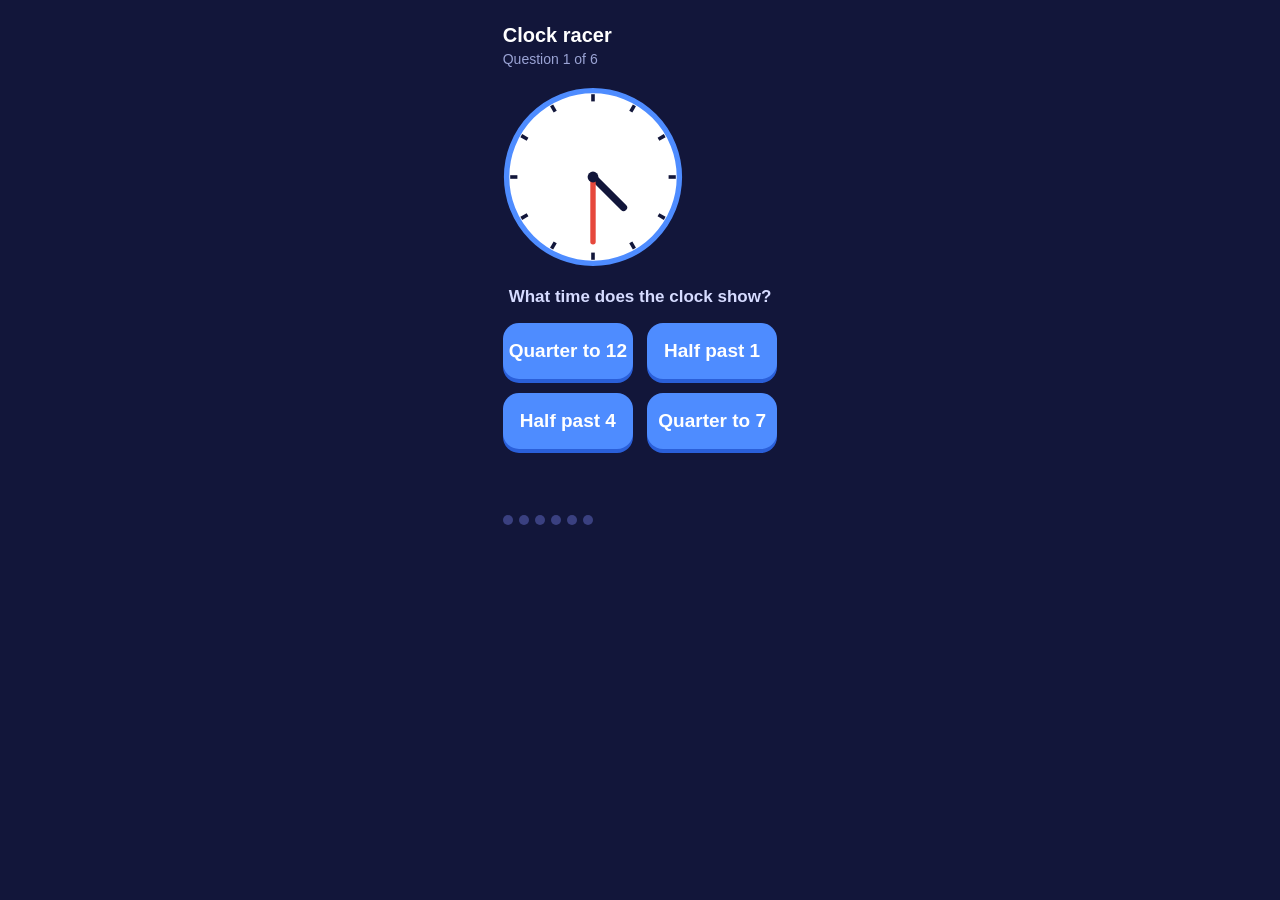
<file: games/clock-racer.html>
<!doctype html>
<html lang="en">
<head>
<meta charset="utf-8">
<meta name="viewport" content="width=device-width, initial-scale=1">
<title>Clock racer</title>
<style>
  * { box-sizing: border-box; }
  body { margin: 0; min-height: 100vh; font-family: -apple-system, "Segoe UI", Roboto, sans-serif; background: #12163A; display: flex; flex-direction: column; align-items: center; padding: 24px 16px; }
  h1 { color: #FFFFFF; font-size: 20px; font-weight: 600; margin: 0 0 4px; }
  .sub { color: #9AA3D4; font-size: 14px; margin-bottom: 20px; }
  .question { font-size: 17px; font-weight: 600; color: #D6DBFF; margin: 16px 0; text-align: center; }
  .choices { display: grid; grid-template-columns: repeat(2, 1fr); gap: 14px; width: 100%; max-width: 340px; }
  .choice { min-height: 56px; font-size: 19px; font-weight: 700; color: #FFFFFF; background: #4E8CFF; border: none; border-radius: 16px; box-shadow: 0 4px 0 #2A5FD9; }
  .choice:active { transform: translateY(2px); box-shadow: 0 2px 0 #2A5FD9; }
  .hint { min-height: 22px; color: #FFD23F; font-weight: 600; margin-top: 16px; }
  .progress-dots { display: flex; gap: 6px; margin-top: 28px; }
  .dot { width: 10px; height: 10px; border-radius: 50%; background: #3A4080; }
  .dot.done { background: #FFD23F; }
  .celebrate { text-align: center; color: #FFFFFF; }
  .celebrate .star { font-size: 64px; }
  .done-btn { margin-top: 24px; background: #FFD23F; color: #4A2A00; border: none; border-radius: 999px; padding: 14px 32px; font-size: 17px; font-weight: 700; }
</style>
</head>
<body>
<div id="game"></div>
<script>
  const params = new URLSearchParams(window.location.search);
  const childId = params.get('childId') || '';
  const lessonId = params.get('lessonId') || 'clock-racer-1';
  const subject = params.get('subject') || 'maths';
  const saveKey = `progress:${childId}:${lessonId}`;
  const TOTAL = 6;
  // First few rounds use easy o'clock/half/quarter times, later rounds use 5-minute intervals.
  const EASY_MINUTES = [0, 15, 30, 45];

  function randomTime(round) {
    const hour = Math.floor(Math.random() * 12) + 1;
    const minute = round < 3
      ? EASY_MINUTES[Math.floor(Math.random() * EASY_MINUTES.length)]
      : Math.floor(Math.random() * 12) * 5;
    return { hour, minute };
  }

  function timeLabel(t) {
    const h = t.hour;
    if (t.minute === 0) return `${h} o'clock`;
    if (t.minute === 15) return `Quarter past ${h}`;
    if (t.minute === 30) return `Half past ${h}`;
    if (t.minute === 45) { const next = h === 12 ? 1 : h + 1; return `Quarter to ${next}`; }
    return `${h}:${t.minute.toString().padStart(2, '0')}`;
  }

  function clockFace(t) {
    const minuteDeg = t.minute * 6;
    const hourDeg = (t.hour % 12) * 30 + t.minute * 0.5;
    let ticks = '';
    for (let i = 0; i < 12; i++) {
      const a = i * 30;
      const x1 = 50 + 42 * Math.sin(a * Math.PI / 180);
      const y1 = 50 - 42 * Math.cos(a * Math.PI / 180);
      const x2 = 50 + 46 * Math.sin(a * Math.PI / 180);
      const y2 = 50 - 46 * Math.cos(a * Math.PI / 180);
      ticks += `<line x1="${x1}" y1="${y1}" x2="${x2}" y2="${y2}" stroke="#12163A" stroke-width="2"/>`;
    }
    return `
      <svg width="180" height="180" viewBox="0 0 100 100">
        <circle cx="50" cy="50" r="48" fill="#FFFFFF" stroke="#4E8CFF" stroke-width="3"/>
        ${ticks}
        <line x1="50" y1="50" x2="${50 + 24 * Math.sin(hourDeg * Math.PI / 180)}" y2="${50 - 24 * Math.cos(hourDeg * Math.PI / 180)}" stroke="#12163A" stroke-width="4" stroke-linecap="round"/>
        <line x1="50" y1="50" x2="${50 + 36 * Math.sin(minuteDeg * Math.PI / 180)}" y2="${50 - 36 * Math.cos(minuteDeg * Math.PI / 180)}" stroke="#E6483C" stroke-width="3" stroke-linecap="round"/>
        <circle cx="50" cy="50" r="3" fill="#12163A"/>
      </svg>
    `;
  }

  let questions = [];
  for (let i = 0; i < TOTAL; i++) questions.push(randomTime(i));

  let state = { index: 0, correct: 0 };
  try {
    const saved = JSON.parse(localStorage.getItem(saveKey) || 'null');
    if (saved && typeof saved.index === 'number') state = saved;
  } catch (e) {}

  function save() { localStorage.setItem(saveKey, JSON.stringify(state)); }
  setInterval(save, 5000);

  function render() {
    const game = document.getElementById('game');
    if (state.index >= TOTAL) {
      localStorage.removeItem(saveKey);
      game.innerHTML = `
        <div class="celebrate">
          <div class="star">⭐</div>
          <h1>Time turner!</h1>
          <div class="sub">You read ${TOTAL} clocks correctly</div>
          <button class="done-btn" id="doneBtn">Done</button>
        </div>
      `;
      document.getElementById('doneBtn').addEventListener('click', finish);
      return;
    }
    const q = questions[state.index];
    const answer = timeLabel(q);
    const choiceSet = new Set([answer]);
    while (choiceSet.size < 4) {
      const wrongTime = randomTime(state.index);
      const wrongLabel = timeLabel(wrongTime);
      if (wrongLabel !== answer) choiceSet.add(wrongLabel);
    }
    const shuffled = Array.from(choiceSet).sort(() => Math.random() - 0.5);

    let dots = '';
    for (let i = 0; i < TOTAL; i++) dots += `<div class="dot ${i < state.index ? 'done' : ''}"></div>`;

    game.innerHTML = `
      <h1>Clock racer</h1>
      <div class="sub">Question ${state.index + 1} of ${TOTAL}</div>
      ${clockFace(q)}
      <div class="question">What time does the clock show?</div>
      <div class="choices">${shuffled.map(c => `<button class="choice" data-val="${c}">${c}</button>`).join('')}</div>
      <div class="hint" id="hint"></div>
      <div class="progress-dots">${dots}</div>
    `;
    document.querySelectorAll('.choice').forEach(btn => {
      btn.addEventListener('click', () => {
        if (btn.dataset.val === answer) {
          state.index++;
          state.correct++;
          save();
          render();
        } else {
          document.getElementById('hint').textContent = 'Look again!';
        }
      });
    });
  }

  function finish() {
    const payload = { type: 'activityComplete', id: lessonId, childId, subject, score: state.correct };
    if (window.parent && window.parent !== window) {
      window.parent.postMessage(payload, '*');
    } else {
      localStorage.setItem('fs:pendingComplete', JSON.stringify({ id: lessonId, childId, subject }));
      window.location.href = `../index.html#/kid/${childId}`;
    }
  }

  render();
</script>
</body>
</html>
</file>
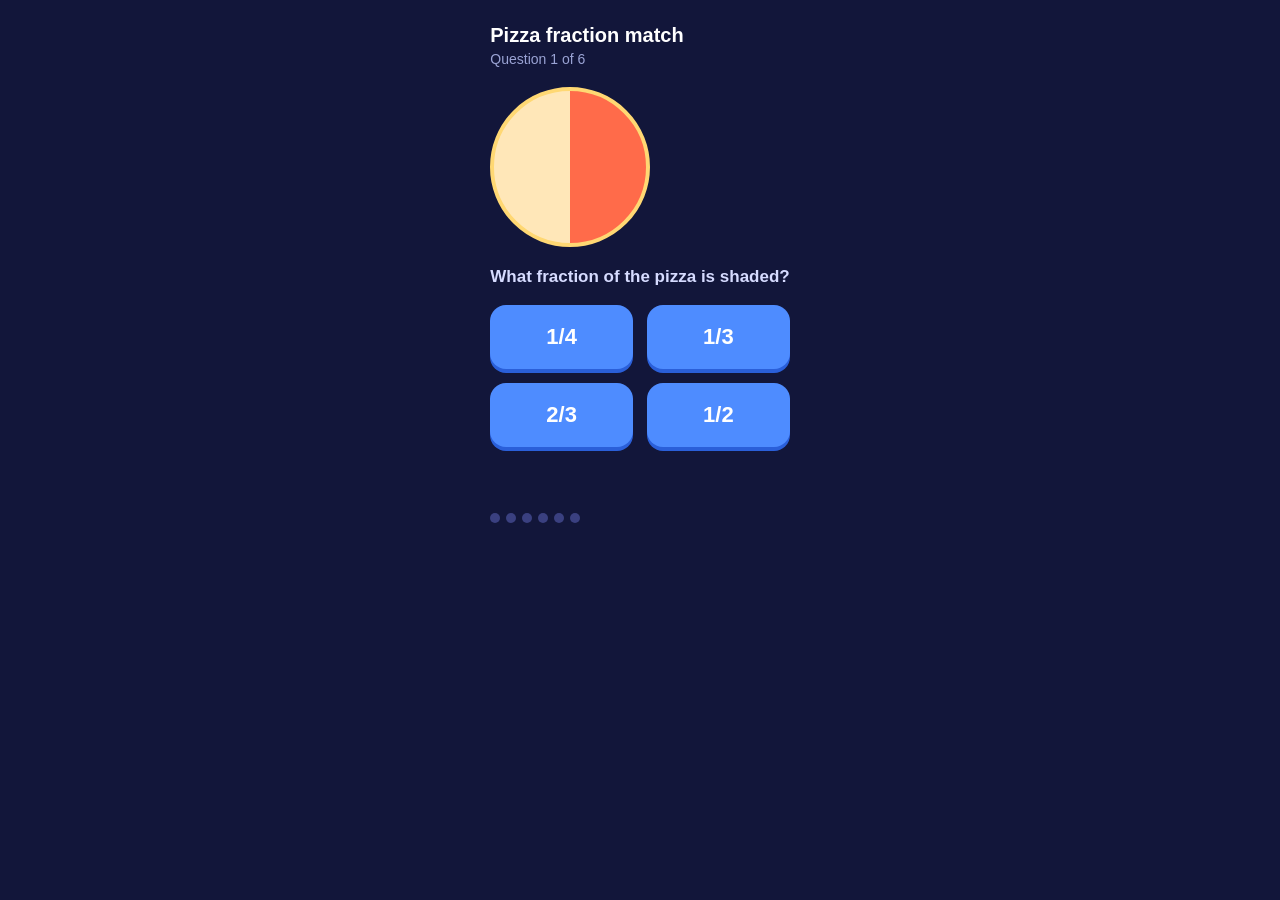
<file: games/fraction-match.html>
<!doctype html>
<html lang="en">
<head>
<meta charset="utf-8">
<meta name="viewport" content="width=device-width, initial-scale=1">
<title>Pizza fraction match</title>
<style>
  * { box-sizing: border-box; }
  body { margin: 0; min-height: 100vh; font-family: -apple-system, "Segoe UI", Roboto, sans-serif; background: #12163A; display: flex; flex-direction: column; align-items: center; padding: 24px 16px; }
  h1 { color: #FFFFFF; font-size: 20px; font-weight: 600; margin: 0 0 4px; }
  .sub { color: #9AA3D4; font-size: 14px; margin-bottom: 20px; }
  .pizza { width: 160px; height: 160px; border-radius: 50%; margin-bottom: 20px; border: 4px solid #FFD873; }
  .question { font-size: 17px; font-weight: 600; color: #D6DBFF; margin-bottom: 18px; text-align: center; }
  .choices { display: grid; grid-template-columns: repeat(2, 1fr); gap: 14px; width: 100%; max-width: 340px; }
  .choice { min-height: 64px; font-size: 22px; font-weight: 700; color: #FFFFFF; background: #4E8CFF; border: none; border-radius: 16px; box-shadow: 0 4px 0 #2A5FD9; }
  .choice:active { transform: translateY(2px); box-shadow: 0 2px 0 #2A5FD9; }
  .hint { min-height: 22px; color: #FFD23F; font-weight: 600; margin-top: 16px; }
  .progress-dots { display: flex; gap: 6px; margin-top: 28px; }
  .dot { width: 10px; height: 10px; border-radius: 50%; background: #3A4080; }
  .dot.done { background: #FFD23F; }
  .celebrate { text-align: center; color: #FFFFFF; }
  .celebrate .star { font-size: 64px; }
  .done-btn { margin-top: 24px; background: #FFD23F; color: #4A2A00; border: none; border-radius: 999px; padding: 14px 32px; font-size: 17px; font-weight: 700; }
</style>
</head>
<body>
<div id="game"></div>
<script>
  const params = new URLSearchParams(window.location.search);
  const childId = params.get('childId') || '';
  const lessonId = params.get('lessonId') || 'fraction-match-1';
  const subject = params.get('subject') || 'maths';
  const saveKey = `progress:${childId}:${lessonId}`;
  const TOTAL = 6;
  const DENOMS = [2, 3, 4, 5, 6, 8];

  function gcd(a, b) { return b === 0 ? a : gcd(b, a % b); }
  function simplify(n, d) { const g = gcd(n, d) || 1; return `${n / g}/${d / g}`; }

  let questions = DENOMS.map(d => ({ d, n: Math.max(1, Math.floor(Math.random() * (d - 1)) + 1) }));
  questions = questions.sort(() => Math.random() - 0.5).slice(0, TOTAL);

  let state = { index: 0, correct: 0 };
  try {
    const saved = JSON.parse(localStorage.getItem(saveKey) || 'null');
    if (saved && typeof saved.index === 'number') state = saved;
  } catch (e) {}

  function save() { localStorage.setItem(saveKey, JSON.stringify(state)); }
  setInterval(save, 5000);

  function pizzaGradient(n, d) {
    const stops = [];
    const sliceDeg = 360 / d;
    for (let i = 0; i < d; i++) {
      const color = i < n ? '#FF6B4A' : '#FFE7B8';
      stops.push(`${color} ${i * sliceDeg}deg ${(i + 1) * sliceDeg}deg`);
    }
    return `conic-gradient(${stops.join(',')})`;
  }

  function render() {
    const game = document.getElementById('game');
    if (state.index >= TOTAL) {
      localStorage.removeItem(saveKey);
      game.innerHTML = `
        <div class="celebrate">
          <div class="star">⭐</div>
          <h1>Fraction fan!</h1>
          <div class="sub">You matched ${TOTAL} pizza fractions</div>
          <button class="done-btn" id="doneBtn">Done</button>
        </div>
      `;
      document.getElementById('doneBtn').addEventListener('click', finish);
      return;
    }
    const q = questions[state.index];
    const answer = simplify(q.n, q.d);
    const correctLabel = `${q.n}/${q.d}`;
    const choices = new Set([correctLabel]);
    // Try same-denominator distractors first (varying the numerator), but a
    // denominator of 2 only has one valid numerator, so this can never reach
    // 4 options alone — cap the attempts and fall back to a fixed pool of
    // common fractions so the loop can never spin forever.
    let attempts = 0;
    while (choices.size < 4 && attempts < 20) {
      const wn = Math.max(1, Math.min(q.d - 1, q.n + Math.floor(Math.random() * 3) - 1));
      choices.add(`${wn}/${q.d}`);
      attempts++;
    }
    const fallbackPool = ['1/2', '1/3', '2/3', '1/4', '3/4', '1/5', '2/5', '3/5', '4/5', '1/6', '5/6', '1/8', '3/8', '5/8', '7/8'];
    let fallbackIdx = 0;
    while (choices.size < 4 && fallbackIdx < fallbackPool.length) {
      choices.add(fallbackPool[fallbackIdx]);
      fallbackIdx++;
    }
    const shuffled = Array.from(choices).sort(() => Math.random() - 0.5);

    let dots = '';
    for (let i = 0; i < TOTAL; i++) dots += `<div class="dot ${i < state.index ? 'done' : ''}"></div>`;

    game.innerHTML = `
      <h1>Pizza fraction match</h1>
      <div class="sub">Question ${state.index + 1} of ${TOTAL}</div>
      <div class="pizza" style="background:${pizzaGradient(q.n, q.d)}"></div>
      <div class="question">What fraction of the pizza is shaded?</div>
      <div class="choices">${shuffled.map(c => `<button class="choice" data-val="${c}">${c}</button>`).join('')}</div>
      <div class="hint" id="hint"></div>
      <div class="progress-dots">${dots}</div>
    `;
    document.querySelectorAll('.choice').forEach(btn => {
      btn.addEventListener('click', () => {
        if (btn.dataset.val === `${q.n}/${q.d}`) {
          state.index++;
          state.correct++;
          save();
          render();
        } else {
          document.getElementById('hint').textContent = 'Try again!';
        }
      });
    });
  }

  function finish() {
    const payload = { type: 'activityComplete', id: lessonId, childId, subject, score: state.correct };
    if (window.parent && window.parent !== window) {
      window.parent.postMessage(payload, '*');
    } else {
      localStorage.setItem('fs:pendingComplete', JSON.stringify({ id: lessonId, childId, subject }));
      window.location.href = `../index.html#/kid/${childId}`;
    }
  }

  render();
</script>
</body>
</html>
</file>
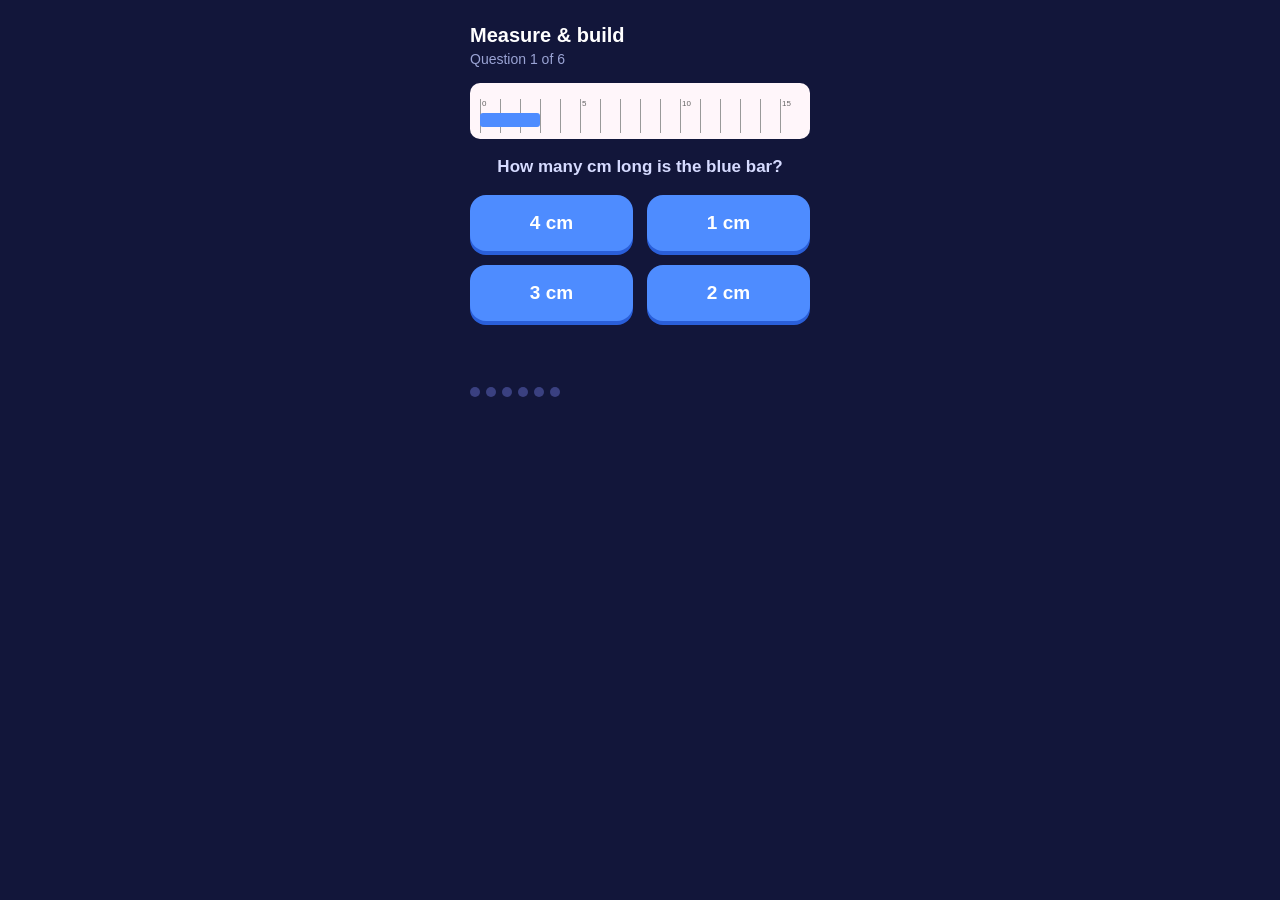
<file: games/measure-build.html>
<!doctype html>
<html lang="en">
<head>
<meta charset="utf-8">
<meta name="viewport" content="width=device-width, initial-scale=1">
<title>Measure & build</title>
<style>
  * { box-sizing: border-box; }
  body { margin: 0; min-height: 100vh; font-family: -apple-system, "Segoe UI", Roboto, sans-serif; background: #12163A; display: flex; flex-direction: column; align-items: center; padding: 24px 16px; }
  h1 { color: #FFFFFF; font-size: 20px; font-weight: 600; margin: 0 0 4px; }
  .sub { color: #9AA3D4; font-size: 14px; margin-bottom: 16px; }
  .ruler-wrap { background: #FFF6FA; border-radius: 10px; padding: 16px 10px 6px; margin-bottom: 18px; }
  .ruler { display: flex; }
  .cm { width: 20px; height: 34px; border-left: 1px solid #999; font-size: 8px; color: #666; text-align: left; padding-left: 1px; }
  .bar { position: relative; height: 14px; background: #4E8CFF; border-radius: 3px; margin-top: -20px; margin-bottom: 6px; }
  .rect-wrap { display: flex; flex-direction: column; align-items: center; margin-bottom: 18px; }
  .rect { border: 3px solid #FFD873; background: rgba(255,216,115,0.15); position: relative; }
  .rect .side-label { position: absolute; color: #FFD873; font-size: 12px; font-weight: 700; }
  .question { font-size: 17px; font-weight: 600; color: #D6DBFF; margin-bottom: 18px; text-align: center; }
  .choices { display: grid; grid-template-columns: repeat(2, 1fr); gap: 14px; width: 100%; max-width: 340px; }
  .choice { min-height: 56px; font-size: 19px; font-weight: 700; color: #FFFFFF; background: #4E8CFF; border: none; border-radius: 16px; box-shadow: 0 4px 0 #2A5FD9; }
  .choice:active { transform: translateY(2px); box-shadow: 0 2px 0 #2A5FD9; }
  .hint { min-height: 22px; color: #FFD23F; font-weight: 600; margin-top: 16px; }
  .progress-dots { display: flex; gap: 6px; margin-top: 28px; }
  .dot { width: 10px; height: 10px; border-radius: 50%; background: #3A4080; }
  .dot.done { background: #FFD23F; }
  .celebrate { text-align: center; color: #FFFFFF; }
  .celebrate .star { font-size: 64px; }
  .done-btn { margin-top: 24px; background: #FFD23F; color: #4A2A00; border: none; border-radius: 999px; padding: 14px 32px; font-size: 17px; font-weight: 700; }
</style>
</head>
<body>
<div id="game"></div>
<script>
  const params = new URLSearchParams(window.location.search);
  const childId = params.get('childId') || '';
  const lessonId = params.get('lessonId') || 'measure-build-1';
  const subject = params.get('subject') || 'maths';
  const saveKey = `progress:${childId}:${lessonId}`;
  const TOTAL = 6;

  function makeRulerQuestion() {
    const cm = Math.floor(Math.random() * 12) + 3; // 3-14 cm bar
    return { kind: 'ruler', cm, answer: cm };
  }
  function makePerimeterQuestion() {
    const w = Math.floor(Math.random() * 8) + 2;
    const h = Math.floor(Math.random() * 8) + 2;
    return { kind: 'perimeter', w, h, answer: 2 * (w + h) };
  }

  let questions = [];
  for (let i = 0; i < TOTAL; i++) {
    questions.push(i % 2 === 0 ? makeRulerQuestion() : makePerimeterQuestion());
  }

  let state = { index: 0, correct: 0 };
  try {
    const saved = JSON.parse(localStorage.getItem(saveKey) || 'null');
    if (saved && typeof saved.index === 'number') state = saved;
  } catch (e) {}

  function save() { localStorage.setItem(saveKey, JSON.stringify(state)); }
  setInterval(save, 5000);

  function rulerHtml(cm) {
    let ticks = '';
    for (let i = 0; i <= 15; i++) ticks += `<div class="cm">${i % 5 === 0 ? i : ''}</div>`;
    return `
      <div class="ruler-wrap">
        <div class="ruler">${ticks}</div>
        <div class="bar" style="width:${cm * 20}px"></div>
      </div>
    `;
  }

  function rectHtml(w, h) {
    const scale = 18;
    return `
      <div class="rect-wrap">
        <div class="rect" style="width:${w * scale}px;height:${h * scale}px">
          <span class="side-label" style="top:-18px;left:50%;transform:translateX(-50%)">${w} cm</span>
          <span class="side-label" style="top:50%;right:-34px;transform:translateY(-50%)">${h} cm</span>
        </div>
      </div>
    `;
  }

  function render() {
    const game = document.getElementById('game');
    if (state.index >= TOTAL) {
      localStorage.removeItem(saveKey);
      game.innerHTML = `
        <div class="celebrate">
          <div class="star">⭐</div>
          <h1>Measure master!</h1>
          <div class="sub">You solved ${TOTAL} measuring puzzles</div>
          <button class="done-btn" id="doneBtn">Done</button>
        </div>
      `;
      document.getElementById('doneBtn').addEventListener('click', finish);
      return;
    }
    const q = questions[state.index];
    const choices = new Set([q.answer]);
    while (choices.size < 4) {
      const wrong = Math.max(1, q.answer + Math.floor(Math.random() * 7) - 3);
      choices.add(wrong);
    }
    const shuffled = Array.from(choices).sort(() => Math.random() - 0.5);

    let dots = '';
    for (let i = 0; i < TOTAL; i++) dots += `<div class="dot ${i < state.index ? 'done' : ''}"></div>`;

    const visual = q.kind === 'ruler' ? rulerHtml(q.cm) : rectHtml(q.w, q.h);
    const questionText = q.kind === 'ruler'
      ? 'How many cm long is the blue bar?'
      : 'What is the perimeter of this rectangle?';

    game.innerHTML = `
      <h1>Measure & build</h1>
      <div class="sub">Question ${state.index + 1} of ${TOTAL}</div>
      ${visual}
      <div class="question">${questionText}</div>
      <div class="choices">${shuffled.map(c => `<button class="choice" data-val="${c}">${c} cm</button>`).join('')}</div>
      <div class="hint" id="hint"></div>
      <div class="progress-dots">${dots}</div>
    `;
    document.querySelectorAll('.choice').forEach(btn => {
      btn.addEventListener('click', () => {
        if (parseInt(btn.dataset.val, 10) === q.answer) {
          state.index++;
          state.correct++;
          save();
          render();
        } else {
          document.getElementById('hint').textContent = 'Count again!';
        }
      });
    });
  }

  function finish() {
    const payload = { type: 'activityComplete', id: lessonId, childId, subject, score: state.correct };
    if (window.parent && window.parent !== window) {
      window.parent.postMessage(payload, '*');
    } else {
      localStorage.setItem('fs:pendingComplete', JSON.stringify({ id: lessonId, childId, subject }));
      window.location.href = `../index.html#/kid/${childId}`;
    }
  }

  render();
</script>
</body>
</html>
</file>
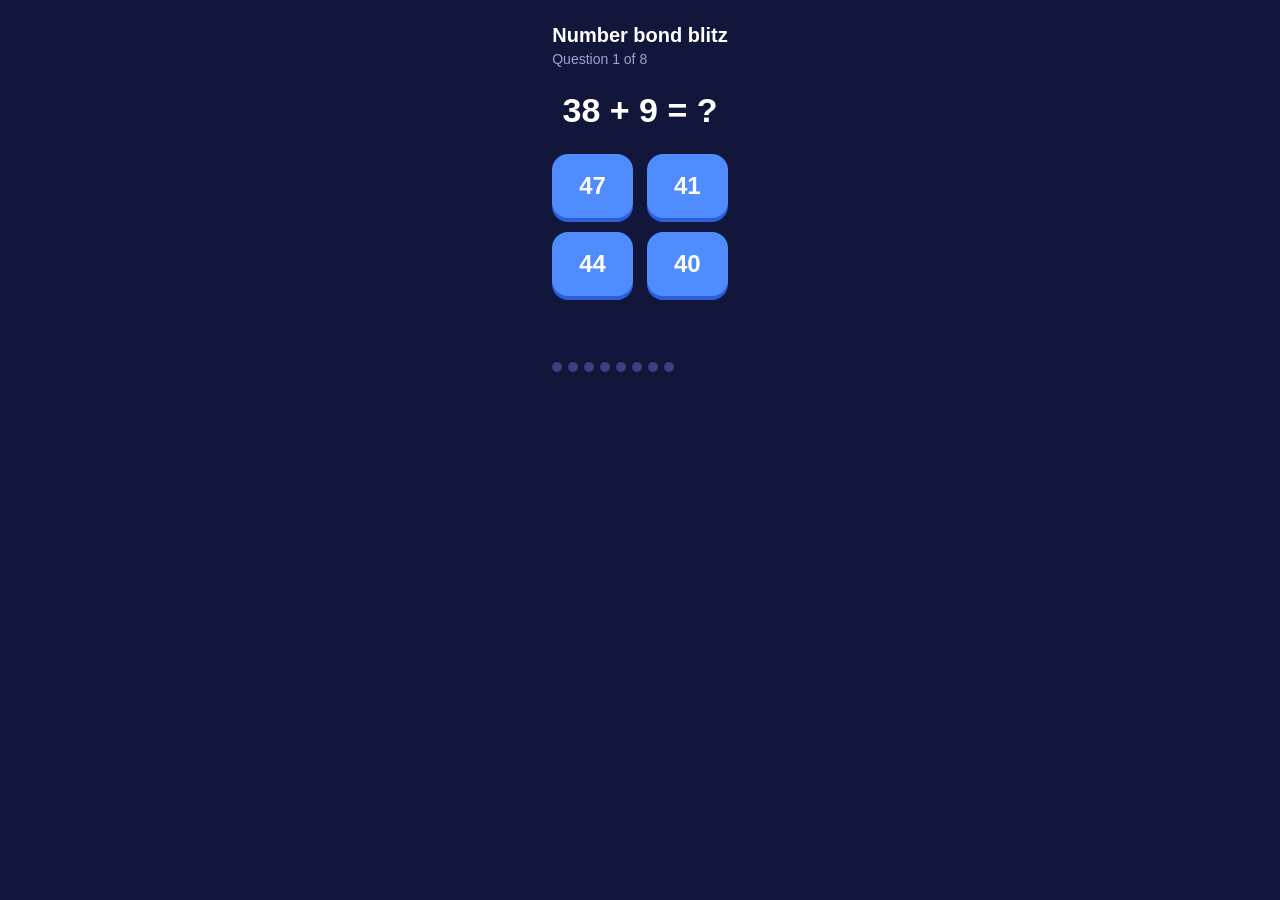
<file: games/number-bonds.html>
<!doctype html>
<html lang="en">
<head>
<meta charset="utf-8">
<meta name="viewport" content="width=device-width, initial-scale=1">
<title>Number bond blitz</title>
<style>
  * { box-sizing: border-box; }
  body { margin: 0; min-height: 100vh; font-family: -apple-system, "Segoe UI", Roboto, sans-serif; background: #12163A; display: flex; flex-direction: column; align-items: center; padding: 24px 16px; }
  h1 { color: #FFFFFF; font-size: 20px; font-weight: 600; margin: 0 0 4px; }
  .sub { color: #9AA3D4; font-size: 14px; margin-bottom: 24px; }
  .question { font-size: 34px; font-weight: 700; color: #FFFFFF; margin-bottom: 24px; text-align: center; }
  .streak { color: #FFD23F; font-size: 13px; font-weight: 700; margin-bottom: 8px; }
  .choices { display: grid; grid-template-columns: repeat(2, 1fr); gap: 14px; width: 100%; max-width: 340px; }
  .choice { min-height: 64px; font-size: 24px; font-weight: 700; color: #FFFFFF; background: #4E8CFF; border: none; border-radius: 16px; box-shadow: 0 4px 0 #2A5FD9; }
  .choice:active { transform: translateY(2px); box-shadow: 0 2px 0 #2A5FD9; }
  .hint { min-height: 22px; color: #FFD23F; font-weight: 600; margin-top: 16px; }
  .progress-dots { display: flex; gap: 6px; margin-top: 28px; }
  .dot { width: 10px; height: 10px; border-radius: 50%; background: #3A4080; }
  .dot.done { background: #FFD23F; }
  .celebrate { text-align: center; color: #FFFFFF; }
  .celebrate .star { font-size: 64px; }
  .done-btn { margin-top: 24px; background: #FFD23F; color: #4A2A00; border: none; border-radius: 999px; padding: 14px 32px; font-size: 17px; font-weight: 700; }
</style>
</head>
<body>
<div id="game"></div>
<script>
  const params = new URLSearchParams(window.location.search);
  const childId = params.get('childId') || '';
  const lessonId = params.get('lessonId') || 'number-bonds-1';
  const subject = params.get('subject') || 'maths';
  const saveKey = `progress:${childId}:${lessonId}`;
  const TOTAL = 8;

  // Difficulty rises with the running streak: starts as easy 2-digit no-carry
  // addition, then carrying, then subtraction, then bigger numbers.
  function makeQuestion(streak) {
    const isSubtract = streak >= 4 && Math.random() < 0.5;
    let a, b, answer, text;
    if (streak < 2) {
      a = Math.floor(Math.random() * 40) + 10;
      b = Math.floor(Math.random() * 9) + 1;
    } else if (streak < 5) {
      a = Math.floor(Math.random() * 70) + 10;
      b = Math.floor(Math.random() * 30) + 5;
    } else {
      a = Math.floor(Math.random() * 300) + 100;
      b = Math.floor(Math.random() * 200) + 50;
    }
    if (isSubtract) {
      if (b > a) [a, b] = [b, a];
      answer = a - b;
      text = `${a} &minus; ${b} = ?`;
    } else {
      answer = a + b;
      text = `${a} + ${b} = ?`;
    }
    return { text, answer };
  }

  let state = { index: 0, correct: 0, streak: 0, questions: [] };
  try {
    const saved = JSON.parse(localStorage.getItem(saveKey) || 'null');
    if (saved && typeof saved.index === 'number') state = saved;
  } catch (e) {}

  function save() { localStorage.setItem(saveKey, JSON.stringify(state)); }
  setInterval(save, 5000);

  function render() {
    const game = document.getElementById('game');
    if (state.index >= TOTAL) {
      localStorage.removeItem(saveKey);
      game.innerHTML = `
        <div class="celebrate">
          <div class="star">⭐</div>
          <h1>Bond builder!</h1>
          <div class="sub">You solved ${TOTAL} number bonds</div>
          <button class="done-btn" id="doneBtn">Done</button>
        </div>
      `;
      document.getElementById('doneBtn').addEventListener('click', finish);
      return;
    }
    if (!state.questions[state.index]) {
      state.questions[state.index] = makeQuestion(state.streak);
    }
    const q = state.questions[state.index];
    const choices = new Set([q.answer]);
    while (choices.size < 4) {
      const wrong = q.answer + (Math.floor(Math.random() * 16) - 8);
      if (wrong >= 0 && wrong !== q.answer) choices.add(wrong);
    }
    const shuffled = Array.from(choices).sort(() => Math.random() - 0.5);

    let dots = '';
    for (let i = 0; i < TOTAL; i++) dots += `<div class="dot ${i < state.index ? 'done' : ''}"></div>`;

    game.innerHTML = `
      <h1>Number bond blitz</h1>
      <div class="sub">Question ${state.index + 1} of ${TOTAL}</div>
      <div class="streak">${state.streak > 0 ? '🔥 ' + state.streak + '-streak!' : ''}</div>
      <div class="question">${q.text}</div>
      <div class="choices">${shuffled.map(c => `<button class="choice" data-val="${c}">${c}</button>`).join('')}</div>
      <div class="hint" id="hint"></div>
      <div class="progress-dots">${dots}</div>
    `;
    document.querySelectorAll('.choice').forEach(btn => {
      btn.addEventListener('click', () => {
        if (parseInt(btn.dataset.val, 10) === q.answer) {
          state.index++;
          state.correct++;
          state.streak++;
          save();
          render();
        } else {
          state.streak = 0;
          document.getElementById('hint').textContent = 'Try again!';
        }
      });
    });
  }

  function finish() {
    const payload = { type: 'activityComplete', id: lessonId, childId, subject, score: state.correct };
    if (window.parent && window.parent !== window) {
      window.parent.postMessage(payload, '*');
    } else {
      localStorage.setItem('fs:pendingComplete', JSON.stringify({ id: lessonId, childId, subject }));
      window.location.href = `../index.html#/kid/${childId}`;
    }
  }

  render();
</script>
</body>
</html>
</file>
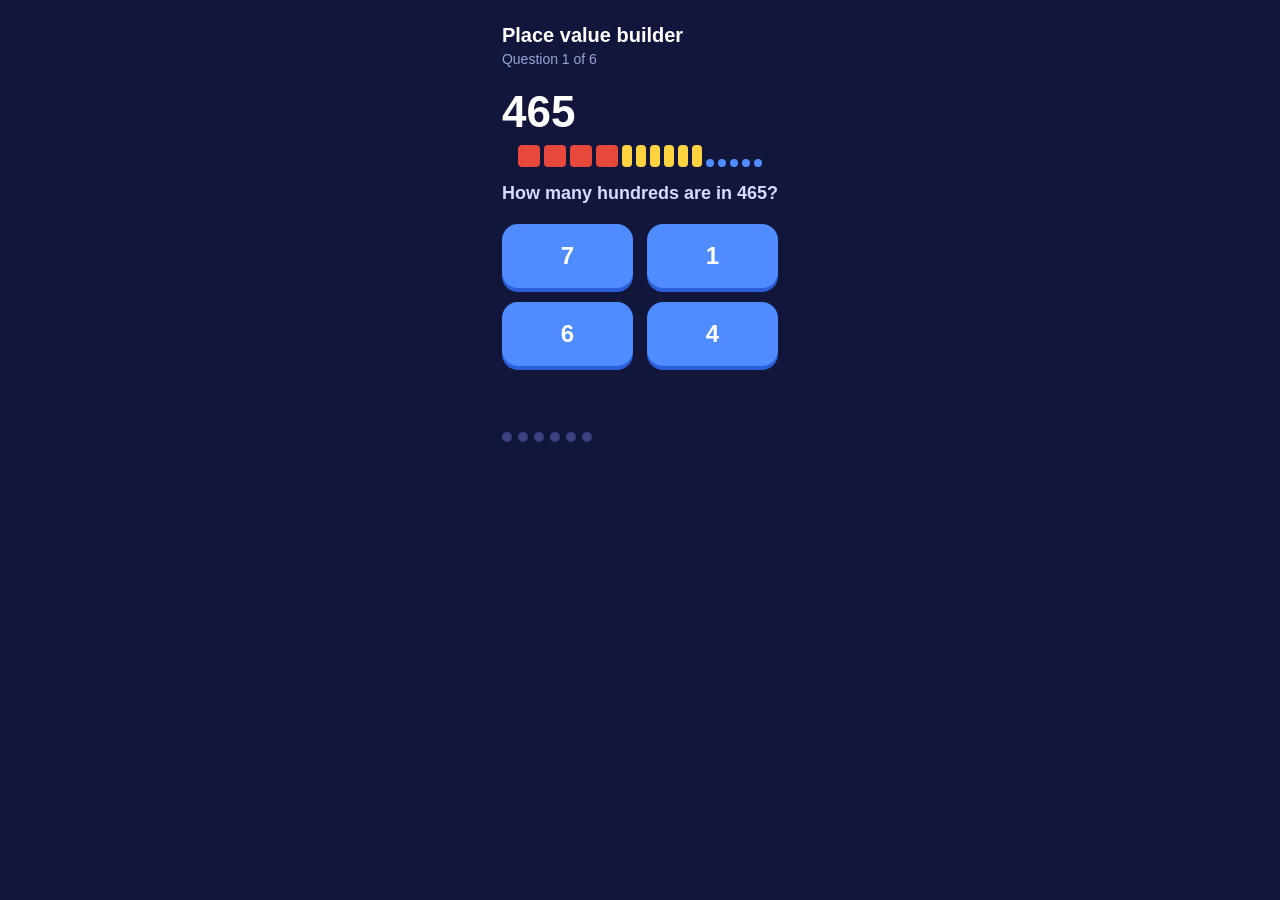
<file: games/place-value-builder.html>
<!doctype html>
<html lang="en">
<head>
<meta charset="utf-8">
<meta name="viewport" content="width=device-width, initial-scale=1">
<title>Place value builder</title>
<style>
  * { box-sizing: border-box; }
  body { margin: 0; min-height: 100vh; font-family: -apple-system, "Segoe UI", Roboto, sans-serif; background: #12163A; display: flex; flex-direction: column; align-items: center; padding: 24px 16px; }
  h1 { color: #FFFFFF; font-size: 20px; font-weight: 600; margin: 0 0 4px; }
  .sub { color: #9AA3D4; font-size: 14px; margin-bottom: 20px; }
  .blocks { display: flex; gap: 4px; margin-bottom: 16px; flex-wrap: wrap; justify-content: center; max-width: 340px; }
  .block { width: 22px; height: 22px; border-radius: 4px; }
  .block.h { background: #E6483C; }
  .block.t { background: #FFD23F; width: 10px; }
  .block.o { background: #4E8CFF; width: 8px; height: 8px; align-self: flex-end; }
  .number-display { font-size: 44px; font-weight: 700; color: #FFFFFF; margin-bottom: 8px; }
  .question { font-size: 18px; font-weight: 600; color: #D6DBFF; margin-bottom: 20px; text-align: center; }
  .choices { display: grid; grid-template-columns: repeat(2, 1fr); gap: 14px; width: 100%; max-width: 340px; }
  .choice { min-height: 64px; font-size: 24px; font-weight: 700; color: #FFFFFF; background: #4E8CFF; border: none; border-radius: 16px; box-shadow: 0 4px 0 #2A5FD9; }
  .choice:active { transform: translateY(2px); box-shadow: 0 2px 0 #2A5FD9; }
  .hint { min-height: 22px; color: #FFD23F; font-weight: 600; margin-top: 16px; }
  .progress-dots { display: flex; gap: 6px; margin-top: 28px; }
  .dot { width: 10px; height: 10px; border-radius: 50%; background: #3A4080; }
  .dot.done { background: #FFD23F; }
  .celebrate { text-align: center; color: #FFFFFF; }
  .celebrate .star { font-size: 64px; }
  .done-btn { margin-top: 24px; background: #FFD23F; color: #4A2A00; border: none; border-radius: 999px; padding: 14px 32px; font-size: 17px; font-weight: 700; }
</style>
</head>
<body>
<div id="game"></div>
<script>
  const params = new URLSearchParams(window.location.search);
  const childId = params.get('childId') || '';
  const lessonId = params.get('lessonId') || 'place-value-1';
  const subject = params.get('subject') || 'maths';
  const saveKey = `progress:${childId}:${lessonId}`;
  const TOTAL = 6;

  function randomNumber() { return Math.floor(Math.random() * 900) + 100; } // 100-999

  function digits(n) {
    return { h: Math.floor(n / 100), t: Math.floor((n % 100) / 10), o: n % 10 };
  }

  let questions = [];
  for (let i = 0; i < TOTAL; i++) {
    const n = randomNumber();
    const place = ['h', 't', 'o'][i % 3];
    questions.push({ n, place });
  }

  let state = { index: 0, correct: 0 };
  try {
    const saved = JSON.parse(localStorage.getItem(saveKey) || 'null');
    if (saved && typeof saved.index === 'number') state = saved;
  } catch (e) {}

  function save() { localStorage.setItem(saveKey, JSON.stringify(state)); }
  setInterval(save, 5000);

  function blockDisplay(n) {
    const d = digits(n);
    let html = '<div class="blocks">';
    for (let i = 0; i < d.h; i++) html += '<div class="block h"></div>';
    for (let i = 0; i < d.t; i++) html += '<div class="block t"></div>';
    for (let i = 0; i < d.o; i++) html += '<div class="block o"></div>';
    return html + '</div>';
  }

  function render() {
    const game = document.getElementById('game');
    if (state.index >= TOTAL) {
      localStorage.removeItem(saveKey);
      game.innerHTML = `
        <div class="celebrate">
          <div class="star">⭐</div>
          <h1>Place value pro!</h1>
          <div class="sub">You built ${TOTAL} numbers correctly</div>
          <button class="done-btn" id="doneBtn">Done</button>
        </div>
      `;
      document.getElementById('doneBtn').addEventListener('click', finish);
      return;
    }
    const q = questions[state.index];
    const d = digits(q.n);
    const answer = d[q.place];
    const placeLabel = { h: 'hundreds', t: 'tens', o: 'ones' }[q.place];
    const choices = new Set([answer]);
    while (choices.size < 4) {
      const wrong = Math.max(0, Math.min(9, answer + Math.floor(Math.random() * 7) - 3));
      choices.add(wrong);
    }
    const shuffled = Array.from(choices).sort(() => Math.random() - 0.5);

    let dots = '';
    for (let i = 0; i < TOTAL; i++) dots += `<div class="dot ${i < state.index ? 'done' : ''}"></div>`;

    game.innerHTML = `
      <h1>Place value builder</h1>
      <div class="sub">Question ${state.index + 1} of ${TOTAL}</div>
      <div class="number-display">${q.n}</div>
      ${blockDisplay(q.n)}
      <div class="question">How many <strong>${placeLabel}</strong> are in ${q.n}?</div>
      <div class="choices">${shuffled.map(c => `<button class="choice" data-val="${c}">${c}</button>`).join('')}</div>
      <div class="hint" id="hint"></div>
      <div class="progress-dots">${dots}</div>
    `;
    document.querySelectorAll('.choice').forEach(btn => {
      btn.addEventListener('click', () => {
        if (parseInt(btn.dataset.val, 10) === answer) {
          state.index++;
          state.correct++;
          save();
          render();
        } else {
          document.getElementById('hint').textContent = 'Try again!';
        }
      });
    });
  }

  function finish() {
    const payload = { type: 'activityComplete', id: lessonId, childId, subject, score: state.correct };
    if (window.parent && window.parent !== window) {
      window.parent.postMessage(payload, '*');
    } else {
      localStorage.setItem('fs:pendingComplete', JSON.stringify({ id: lessonId, childId, subject }));
      window.location.href = `../index.html#/kid/${childId}`;
    }
  }

  render();
</script>
</body>
</html>
</file>
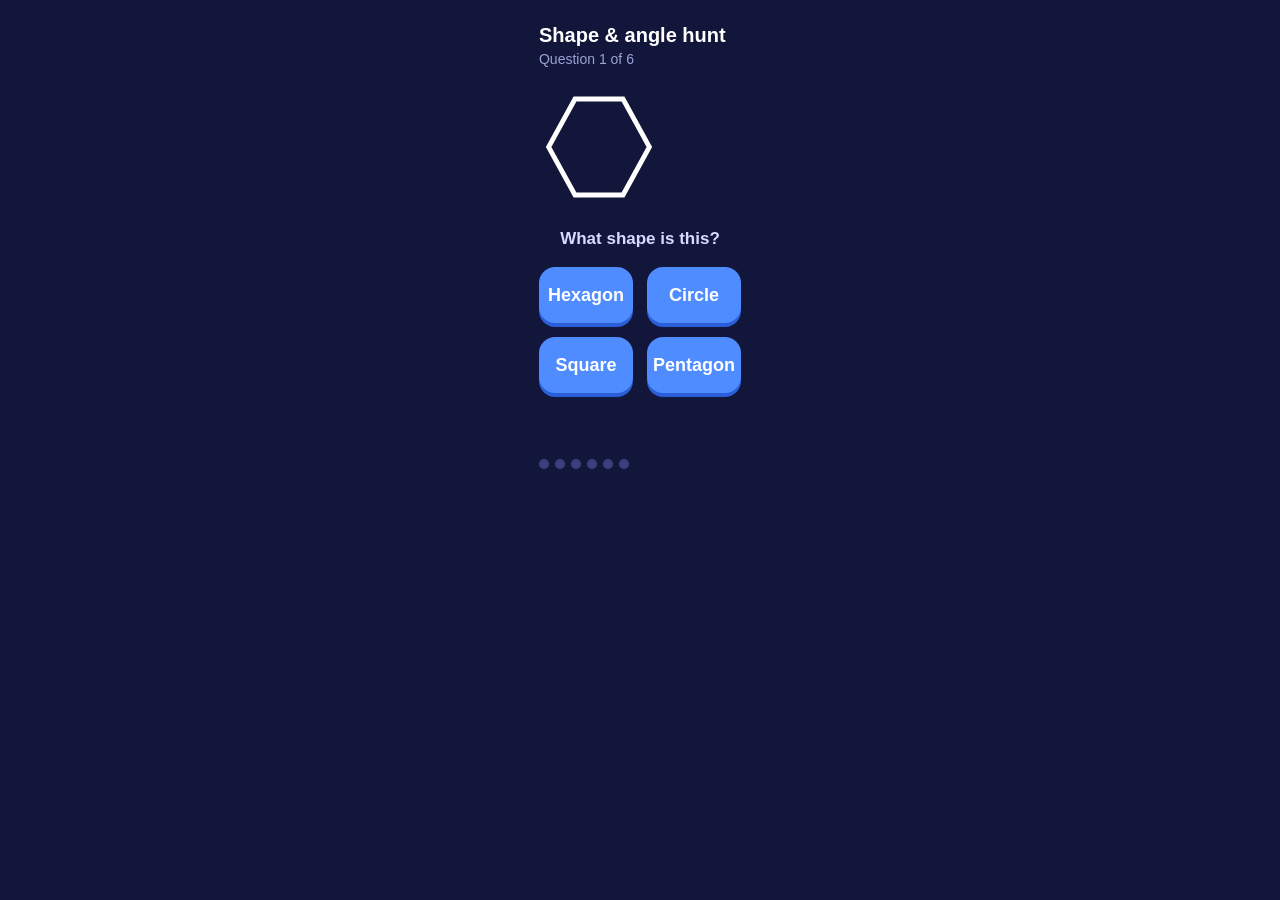
<file: games/shape-angle-hunt.html>
<!doctype html>
<html lang="en">
<head>
<meta charset="utf-8">
<meta name="viewport" content="width=device-width, initial-scale=1">
<title>Shape & angle hunt</title>
<style>
  * { box-sizing: border-box; }
  body { margin: 0; min-height: 100vh; font-family: -apple-system, "Segoe UI", Roboto, sans-serif; background: #12163A; display: flex; flex-direction: column; align-items: center; padding: 24px 16px; }
  h1 { color: #FFFFFF; font-size: 20px; font-weight: 600; margin: 0 0 4px; }
  .sub { color: #9AA3D4; font-size: 14px; margin-bottom: 20px; }
  .visual { margin-bottom: 18px; }
  .bars { display: flex; align-items: flex-end; gap: 10px; height: 100px; margin-bottom: 18px; }
  .bar-col { display: flex; flex-direction: column; align-items: center; }
  .bar { width: 28px; background: #4E8CFF; border-radius: 4px 4px 0 0; }
  .bar-label { color: #9AA3D4; font-size: 11px; margin-top: 4px; }
  .question { font-size: 17px; font-weight: 600; color: #D6DBFF; margin-bottom: 18px; text-align: center; }
  .choices { display: grid; grid-template-columns: repeat(2, 1fr); gap: 14px; width: 100%; max-width: 340px; }
  .choice { min-height: 56px; font-size: 18px; font-weight: 700; color: #FFFFFF; background: #4E8CFF; border: none; border-radius: 16px; box-shadow: 0 4px 0 #2A5FD9; padding: 6px; }
  .choice:active { transform: translateY(2px); box-shadow: 0 2px 0 #2A5FD9; }
  .hint { min-height: 22px; color: #FFD23F; font-weight: 600; margin-top: 16px; }
  .progress-dots { display: flex; gap: 6px; margin-top: 28px; }
  .dot { width: 10px; height: 10px; border-radius: 50%; background: #3A4080; }
  .dot.done { background: #FFD23F; }
  .celebrate { text-align: center; color: #FFFFFF; }
  .celebrate .star { font-size: 64px; }
  .done-btn { margin-top: 24px; background: #FFD23F; color: #4A2A00; border: none; border-radius: 999px; padding: 14px 32px; font-size: 17px; font-weight: 700; }
</style>
</head>
<body>
<div id="game"></div>
<script>
  const params = new URLSearchParams(window.location.search);
  const childId = params.get('childId') || '';
  const lessonId = params.get('lessonId') || 'shape-angle-hunt-1';
  const subject = params.get('subject') || 'maths';
  const saveKey = `progress:${childId}:${lessonId}`;
  const TOTAL = 6;

  const SHAPES = [
    { name: 'Square', sides: 4, draw: '<rect x="15" y="15" width="70" height="70" fill="none" stroke="#FFFFFF" stroke-width="4"/>' },
    { name: 'Rectangle', sides: 4, draw: '<rect x="8" y="25" width="84" height="50" fill="none" stroke="#FFFFFF" stroke-width="4"/>' },
    { name: 'Triangle', sides: 3, draw: '<polygon points="50,10 90,85 10,85" fill="none" stroke="#FFFFFF" stroke-width="4"/>' },
    { name: 'Pentagon', sides: 5, draw: '<polygon points="50,8 90,38 75,88 25,88 10,38" fill="none" stroke="#FFFFFF" stroke-width="4"/>' },
    { name: 'Hexagon', sides: 6, draw: '<polygon points="30,10 70,10 92,50 70,90 30,90 8,50" fill="none" stroke="#FFFFFF" stroke-width="4"/>' },
    { name: 'Circle', sides: 0, draw: '<circle cx="50" cy="50" r="42" fill="none" stroke="#FFFFFF" stroke-width="4"/>' }
  ];

  function shapeQuestion() {
    const shape = SHAPES[Math.floor(Math.random() * SHAPES.length)];
    return {
      kind: 'shape',
      visual: `<svg width="120" height="120" viewBox="0 0 100 100">${shape.draw}</svg>`,
      question: 'What shape is this?',
      answer: shape.name,
      options: SHAPES.map(s => s.name)
    };
  }

  function angleQuestion() {
    const types = [
      { label: 'Right angle', deg: 90 },
      { label: 'More than a right angle', deg: 135 },
      { label: 'Less than a right angle', deg: 45 }
    ];
    const t = types[Math.floor(Math.random() * types.length)];
    const rad = t.deg * Math.PI / 180;
    const x2 = 50 + 40 * Math.cos(-rad);
    const y2 = 50 + 40 * Math.sin(-rad);
    return {
      kind: 'angle',
      visual: `<svg width="120" height="120" viewBox="0 0 100 100">
        <line x1="50" y1="50" x2="90" y2="50" stroke="#FFD23F" stroke-width="4"/>
        <line x1="50" y1="50" x2="${x2}" y2="${y2}" stroke="#FFD23F" stroke-width="4"/>
      </svg>`,
      question: 'What kind of angle is shaded?',
      answer: t.label,
      options: types.map(t2 => t2.label)
    };
  }

  function chartQuestion() {
    const labels = ['Apples', 'Bananas', 'Grapes'];
    const values = labels.map(() => Math.floor(Math.random() * 8) + 2);
    const maxIdx = values.indexOf(Math.max(...values));
    let bars = '';
    labels.forEach((l, i) => {
      bars += `<div class="bar-col"><div class="bar" style="height:${values[i] * 9}px"></div><div class="bar-label">${l}</div></div>`;
    });
    return {
      kind: 'chart',
      visual: `<div class="bars">${bars}</div>`,
      question: 'Which was picked the most?',
      answer: labels[maxIdx],
      options: labels
    };
  }

  const generators = [shapeQuestion, shapeQuestion, angleQuestion, angleQuestion, chartQuestion, chartQuestion];
  let questions = generators.map(fn => fn());

  let state = { index: 0, correct: 0 };
  try {
    const saved = JSON.parse(localStorage.getItem(saveKey) || 'null');
    if (saved && typeof saved.index === 'number') state = saved;
  } catch (e) {}

  function save() { localStorage.setItem(saveKey, JSON.stringify(state)); }
  setInterval(save, 5000);

  function render() {
    const game = document.getElementById('game');
    if (state.index >= TOTAL) {
      localStorage.removeItem(saveKey);
      game.innerHTML = `
        <div class="celebrate">
          <div class="star">⭐</div>
          <h1>Shape sleuth!</h1>
          <div class="sub">You solved ${TOTAL} shape, angle & data puzzles</div>
          <button class="done-btn" id="doneBtn">Done</button>
        </div>
      `;
      document.getElementById('doneBtn').addEventListener('click', finish);
      return;
    }
    const q = questions[state.index];
    const optionPool = new Set(q.options);
    optionPool.delete(q.answer);
    const distractors = Array.from(optionPool).sort(() => Math.random() - 0.5).slice(0, 3);
    const shuffled = [q.answer, ...distractors].sort(() => Math.random() - 0.5);

    let dots = '';
    for (let i = 0; i < TOTAL; i++) dots += `<div class="dot ${i < state.index ? 'done' : ''}"></div>`;

    game.innerHTML = `
      <h1>Shape & angle hunt</h1>
      <div class="sub">Question ${state.index + 1} of ${TOTAL}</div>
      <div class="visual">${q.visual}</div>
      <div class="question">${q.question}</div>
      <div class="choices">${shuffled.map(c => `<button class="choice" data-val="${c}">${c}</button>`).join('')}</div>
      <div class="hint" id="hint"></div>
      <div class="progress-dots">${dots}</div>
    `;
    document.querySelectorAll('.choice').forEach(btn => {
      btn.addEventListener('click', () => {
        if (btn.dataset.val === q.answer) {
          state.index++;
          state.correct++;
          save();
          render();
        } else {
          document.getElementById('hint').textContent = 'Try again!';
        }
      });
    });
  }

  function finish() {
    const payload = { type: 'activityComplete', id: lessonId, childId, subject, score: state.correct };
    if (window.parent && window.parent !== window) {
      window.parent.postMessage(payload, '*');
    } else {
      localStorage.setItem('fs:pendingComplete', JSON.stringify({ id: lessonId, childId, subject }));
      window.location.href = `../index.html#/kid/${childId}`;
    }
  }

  render();
</script>
</body>
</html>
</file>
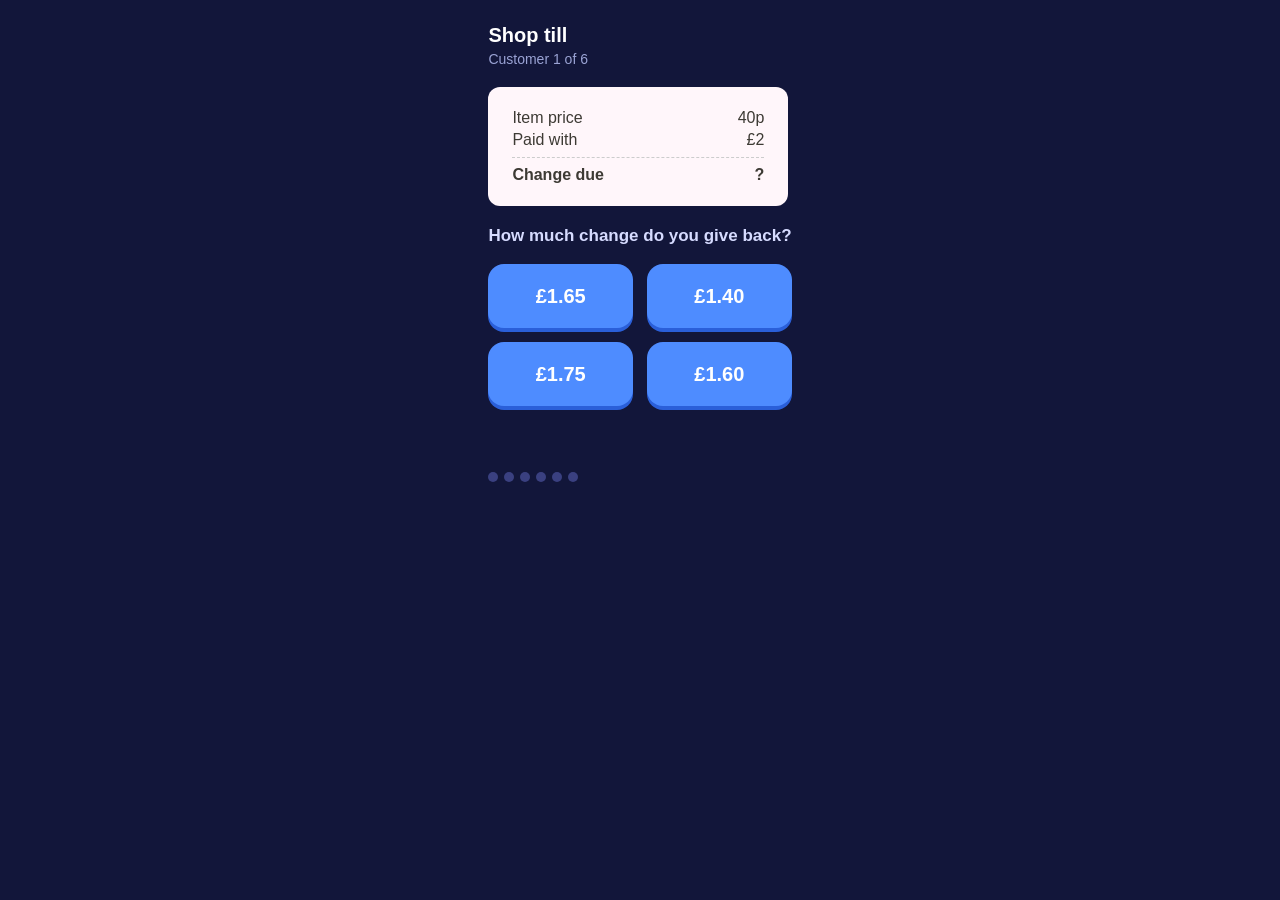
<file: games/shop-till.html>
<!doctype html>
<html lang="en">
<head>
<meta charset="utf-8">
<meta name="viewport" content="width=device-width, initial-scale=1">
<title>Shop till change</title>
<style>
  * { box-sizing: border-box; }
  body { margin: 0; min-height: 100vh; font-family: -apple-system, "Segoe UI", Roboto, sans-serif; background: #12163A; display: flex; flex-direction: column; align-items: center; padding: 24px 16px; }
  h1 { color: #FFFFFF; font-size: 20px; font-weight: 600; margin: 0 0 4px; }
  .sub { color: #9AA3D4; font-size: 14px; margin-bottom: 20px; }
  .receipt { background: #FFF6FA; color: #3D3A34; border-radius: 12px; padding: 18px 24px; width: 100%; max-width: 300px; margin-bottom: 20px; font-size: 16px; }
  .receipt .row { display: flex; justify-content: space-between; margin: 4px 0; }
  .receipt .total { font-weight: 700; border-top: 1px dashed #ccc; margin-top: 8px; padding-top: 8px; }
  .question { font-size: 17px; font-weight: 600; color: #D6DBFF; margin-bottom: 18px; text-align: center; }
  .choices { display: grid; grid-template-columns: repeat(2, 1fr); gap: 14px; width: 100%; max-width: 340px; }
  .choice { min-height: 64px; font-size: 20px; font-weight: 700; color: #FFFFFF; background: #4E8CFF; border: none; border-radius: 16px; box-shadow: 0 4px 0 #2A5FD9; }
  .choice:active { transform: translateY(2px); box-shadow: 0 2px 0 #2A5FD9; }
  .hint { min-height: 22px; color: #FFD23F; font-weight: 600; margin-top: 16px; }
  .progress-dots { display: flex; gap: 6px; margin-top: 28px; }
  .dot { width: 10px; height: 10px; border-radius: 50%; background: #3A4080; }
  .dot.done { background: #FFD23F; }
  .celebrate { text-align: center; color: #FFFFFF; }
  .celebrate .star { font-size: 64px; }
  .done-btn { margin-top: 24px; background: #FFD23F; color: #4A2A00; border: none; border-radius: 999px; padding: 14px 32px; font-size: 17px; font-weight: 700; }
</style>
</head>
<body>
<div id="game"></div>
<script>
  const params = new URLSearchParams(window.location.search);
  const childId = params.get('childId') || '';
  const lessonId = params.get('lessonId') || 'shop-till-1';
  const subject = params.get('subject') || 'maths';
  const saveKey = `progress:${childId}:${lessonId}`;
  const TOTAL = 6;
  const NOTES = [200, 500, 1000]; // pence: £2, £5, £10

  function randomPrice() {
    // Prices in pence, from 20p to £8, round to nearest 5p for a friendlier game.
    return Math.round((Math.floor(Math.random() * 780) + 20) / 5) * 5;
  }

  function fmt(pence) {
    const pounds = Math.floor(pence / 100);
    const p = pence % 100;
    if (pounds === 0) return `${p}p`;
    if (p === 0) return `£${pounds}`;
    return `£${pounds}.${p.toString().padStart(2, '0')}`;
  }

  let questions = [];
  for (let i = 0; i < TOTAL; i++) {
    const price = randomPrice();
    let paid = NOTES.find(n => n > price) || 1000;
    questions.push({ price, paid, change: paid - price });
  }

  let state = { index: 0, correct: 0 };
  try {
    const saved = JSON.parse(localStorage.getItem(saveKey) || 'null');
    if (saved && typeof saved.index === 'number') state = saved;
  } catch (e) {}

  function save() { localStorage.setItem(saveKey, JSON.stringify(state)); }
  setInterval(save, 5000);

  function render() {
    const game = document.getElementById('game');
    if (state.index >= TOTAL) {
      localStorage.removeItem(saveKey);
      game.innerHTML = `
        <div class="celebrate">
          <div class="star">⭐</div>
          <h1>Money manager!</h1>
          <div class="sub">You handled ${TOTAL} tills correctly</div>
          <button class="done-btn" id="doneBtn">Done</button>
        </div>
      `;
      document.getElementById('doneBtn').addEventListener('click', finish);
      return;
    }
    const q = questions[state.index];
    const choices = new Set([q.change]);
    while (choices.size < 4) {
      const wrong = Math.max(5, q.change + (Math.floor(Math.random() * 8) - 4) * 5);
      choices.add(wrong);
    }
    const shuffled = Array.from(choices).sort(() => Math.random() - 0.5);

    let dots = '';
    for (let i = 0; i < TOTAL; i++) dots += `<div class="dot ${i < state.index ? 'done' : ''}"></div>`;

    game.innerHTML = `
      <h1>Shop till</h1>
      <div class="sub">Customer ${state.index + 1} of ${TOTAL}</div>
      <div class="receipt">
        <div class="row"><span>Item price</span><span>${fmt(q.price)}</span></div>
        <div class="row"><span>Paid with</span><span>${fmt(q.paid)}</span></div>
        <div class="row total"><span>Change due</span><span>?</span></div>
      </div>
      <div class="question">How much change do you give back?</div>
      <div class="choices">${shuffled.map(c => `<button class="choice" data-val="${c}">${fmt(c)}</button>`).join('')}</div>
      <div class="hint" id="hint"></div>
      <div class="progress-dots">${dots}</div>
    `;
    document.querySelectorAll('.choice').forEach(btn => {
      btn.addEventListener('click', () => {
        if (parseInt(btn.dataset.val, 10) === q.change) {
          state.index++;
          state.correct++;
          save();
          render();
        } else {
          document.getElementById('hint').textContent = 'Count again!';
        }
      });
    });
  }

  function finish() {
    const payload = { type: 'activityComplete', id: lessonId, childId, subject, score: state.correct };
    if (window.parent && window.parent !== window) {
      window.parent.postMessage(payload, '*');
    } else {
      localStorage.setItem('fs:pendingComplete', JSON.stringify({ id: lessonId, childId, subject }));
      window.location.href = `../index.html#/kid/${childId}`;
    }
  }

  render();
</script>
</body>
</html>
</file>
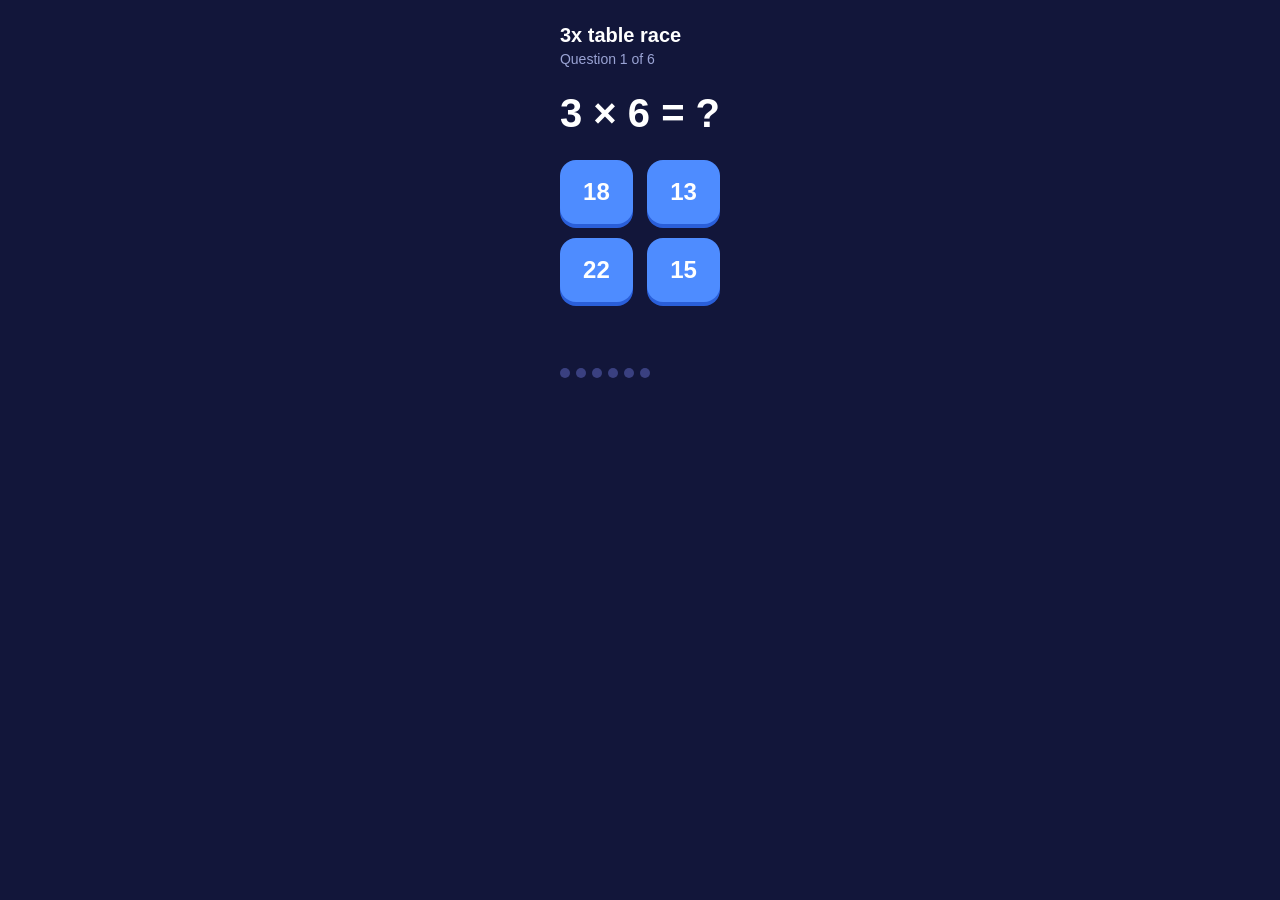
<file: games/times-tables.html>
<!doctype html>
<html lang="en">
<head>
<meta charset="utf-8">
<meta name="viewport" content="width=device-width, initial-scale=1">
<title>Times table race</title>
<style>
  * { box-sizing: border-box; }
  body { margin: 0; min-height: 100vh; font-family: -apple-system, "Segoe UI", Roboto, sans-serif; background: #12163A; display: flex; flex-direction: column; align-items: center; padding: 24px 16px; }
  h1 { color: #FFFFFF; font-size: 20px; font-weight: 600; margin: 0 0 4px; }
  .sub { color: #9AA3D4; font-size: 14px; margin-bottom: 24px; }
  .question { font-size: 40px; font-weight: 700; color: #FFFFFF; margin-bottom: 24px; }
  .choices { display: grid; grid-template-columns: repeat(2, 1fr); gap: 14px; width: 100%; max-width: 340px; }
  .choice { min-height: 64px; font-size: 24px; font-weight: 700; color: #FFFFFF; background: #4E8CFF; border: none; border-radius: 16px; box-shadow: 0 4px 0 #2A5FD9; }
  .choice:active { transform: translateY(2px); box-shadow: 0 2px 0 #2A5FD9; }
  .hint { min-height: 22px; color: #FFD23F; font-weight: 600; margin-top: 16px; }
  .progress-dots { display: flex; gap: 6px; margin-top: 28px; }
  .dot { width: 10px; height: 10px; border-radius: 50%; background: #3A4080; }
  .dot.done { background: #FFD23F; }
  .celebrate { text-align: center; color: #FFFFFF; }
  .celebrate .star { font-size: 64px; }
  .done-btn { margin-top: 24px; background: #FFD23F; color: #4A2A00; border: none; border-radius: 999px; padding: 14px 32px; font-size: 17px; font-weight: 700; }
</style>
</head>
<body>
<div id="game"></div>
<script>
  const params = new URLSearchParams(window.location.search);
  const table = parseInt(params.get('table') || '3', 10);
  const childId = params.get('childId') || '';
  const lessonId = params.get('lessonId') || `times-tables-${table}`;
  const subject = params.get('subject') || 'maths';
  const saveKey = `progress:${childId}:${lessonId}`;
  const TOTAL = 6;

  let questions = [];
  for (let i = 1; i <= TOTAL; i++) questions.push(i);
  // Shuffle deterministically-ish per session
  questions = questions.sort(() => Math.random() - 0.5);

  let state = { index: 0, correct: 0 };
  try {
    const saved = JSON.parse(localStorage.getItem(saveKey) || 'null');
    if (saved && typeof saved.index === 'number') state = saved;
  } catch (e) {}

  function save() { localStorage.setItem(saveKey, JSON.stringify(state)); }
  setInterval(save, 5000);

  function render() {
    const game = document.getElementById('game');
    if (state.index >= TOTAL) {
      localStorage.removeItem(saveKey);
      game.innerHTML = `
        <div class="celebrate">
          <div class="star">⭐</div>
          <h1>Great job!</h1>
          <div class="sub">You finished the ${table}x table race</div>
          <button class="done-btn" id="doneBtn">Done</button>
        </div>
      `;
      document.getElementById('doneBtn').addEventListener('click', finish);
      return;
    }
    const n = questions[state.index];
    const answer = table * n;
    const choices = new Set([answer]);
    while (choices.size < 4) {
      const wrong = answer + (Math.floor(Math.random() * 10) - 5);
      if (wrong > 0 && wrong !== answer) choices.add(wrong);
    }
    const shuffled = Array.from(choices).sort(() => Math.random() - 0.5);

    let dots = '';
    for (let i = 0; i < TOTAL; i++) dots += `<div class="dot ${i < state.index ? 'done' : ''}"></div>`;

    game.innerHTML = `
      <h1>${table}x table race</h1>
      <div class="sub">Question ${state.index + 1} of ${TOTAL}</div>
      <div class="question">${table} &times; ${n} = ?</div>
      <div class="choices">${shuffled.map(c => `<button class="choice" data-val="${c}">${c}</button>`).join('')}</div>
      <div class="hint" id="hint"></div>
      <div class="progress-dots">${dots}</div>
    `;
    document.querySelectorAll('.choice').forEach(btn => {
      btn.addEventListener('click', () => {
        if (parseInt(btn.dataset.val, 10) === answer) {
          state.index++;
          state.correct++;
          save();
          render();
        } else {
          document.getElementById('hint').textContent = 'Try again!';
        }
      });
    });
  }

  function finish() {
    const payload = { type: 'activityComplete', id: lessonId, childId, subject, score: state.correct };
    if (window.parent && window.parent !== window) {
      window.parent.postMessage(payload, '*');
    } else {
      localStorage.setItem('fs:pendingComplete', JSON.stringify({ id: lessonId, childId, subject }));
      window.location.href = `../index.html#/kid/${childId}`;
    }
  }

  render();
</script>
</body>
</html>
</file>
